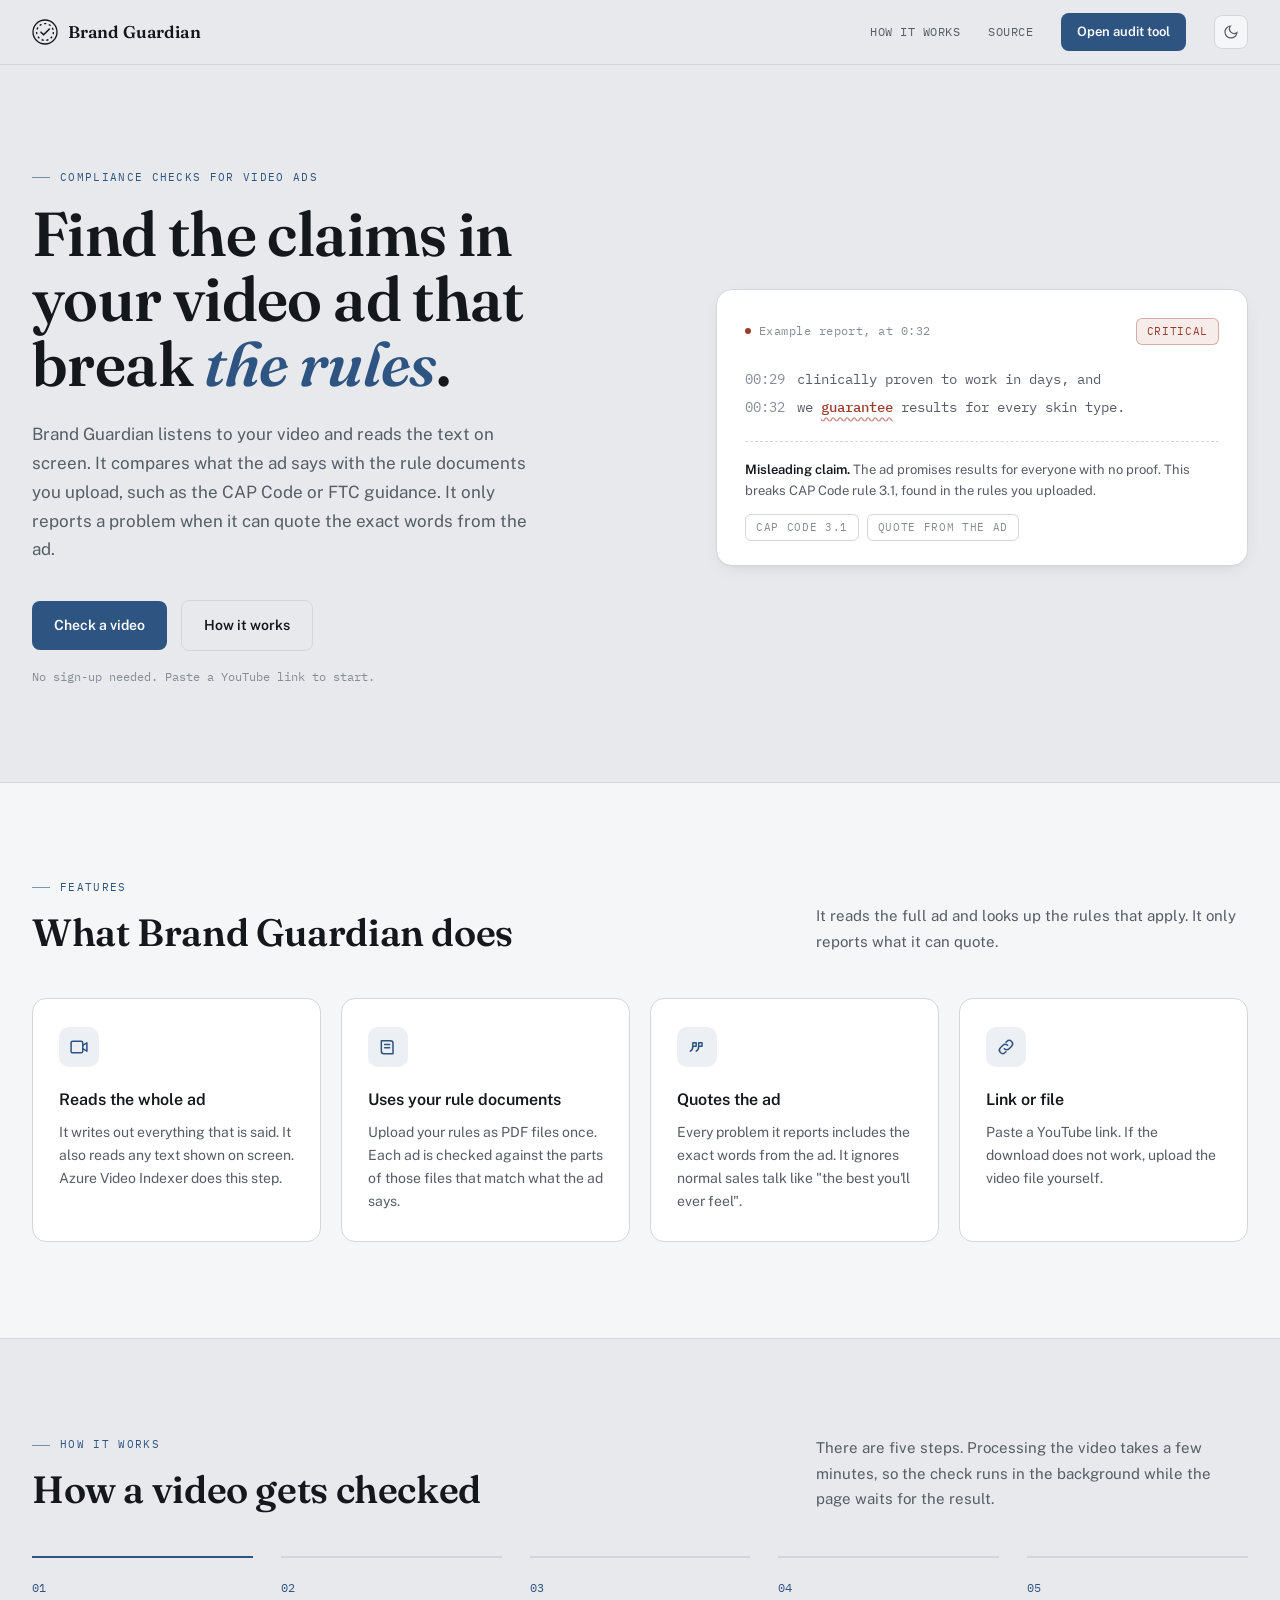
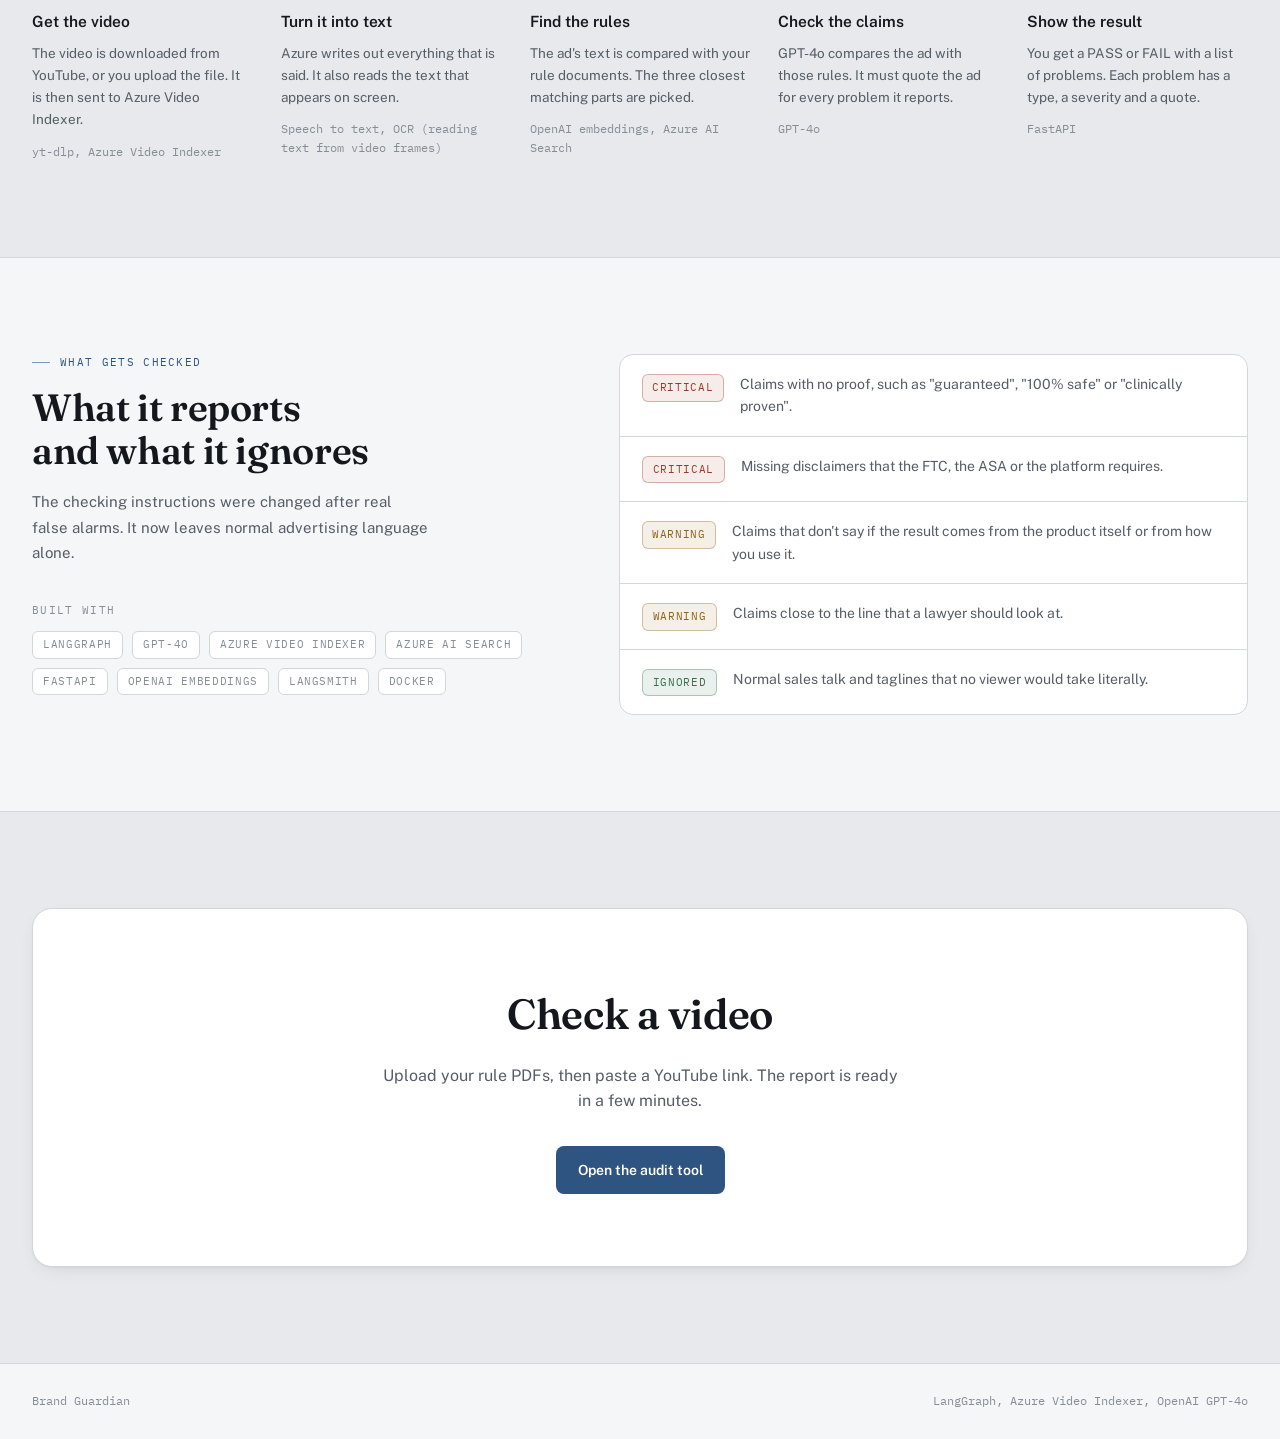
<file: web/index.html>
<!DOCTYPE html>
<html lang="en">
<head>
<meta charset="UTF-8">
<meta name="viewport" content="width=device-width, initial-scale=1.0">
<title>Brand Guardian | Compliance checks for video ads</title>
<meta name="description" content="Brand Guardian checks video ads against your compliance rules. Each problem it reports comes with the exact quote from the ad and the rule it breaks.">
<link rel="preconnect" href="https://fonts.googleapis.com">
<link rel="preconnect" href="https://fonts.gstatic.com" crossorigin>
<link href="https://fonts.googleapis.com/css2?family=Fraunces:opsz,wght@9..144,500;9..144,600&family=Public+Sans:wght@400;500;600&family=IBM+Plex+Mono:wght@400;500&display=swap" rel="stylesheet">
<link rel="stylesheet" href="theme.css?v=2">
<style>
  /* ── Hero ── */
  .hero-band { padding: 104px 0 96px; }

  .hero {
    display: grid;
    grid-template-columns: 1.15fr 1fr;
    gap: 72px;
    align-items: center;
  }

  .hero h1 {
    font-size: clamp(38px, 5vw, 62px);
    line-height: 1.05;
  }

  .hero h1 em {
    font-style: italic;
    color: var(--accent);
  }

  .hero-sub {
    margin-top: 24px;
    font-size: 17px;
    color: var(--text-muted);
    max-width: 50ch;
    line-height: 1.7;
  }

  .hero-actions {
    margin-top: 36px;
    display: flex;
    align-items: center;
    gap: 14px;
    flex-wrap: wrap;
  }

  .hero-fine {
    margin-top: 16px;
    font-family: var(--font-mono);
    font-size: 12px;
    color: var(--text-faint);
  }

  /* ── Example report card ── */
  .evidence {
    background: var(--surface-2);
    border: 1px solid var(--border);
    border-radius: 16px;
    box-shadow: var(--shadow);
    padding: 28px 28px 24px;
  }

  .evidence-head {
    display: flex;
    align-items: center;
    justify-content: space-between;
    margin-bottom: 20px;
  }

  .evidence-src {
    font-family: var(--font-mono);
    font-size: 11.5px;
    letter-spacing: 0.04em;
    color: var(--text-faint);
    display: flex;
    align-items: center;
    gap: 8px;
  }

  .evidence-dot {
    width: 6px; height: 6px; border-radius: 50%;
    background: var(--critical);
  }

  .evidence-transcript {
    font-family: var(--font-mono);
    font-size: 14px;
    line-height: 2;
    color: var(--text-muted);
  }

  .evidence-transcript .ts {
    color: var(--text-faint);
    margin-right: 4px;
  }

  .evidence-transcript mark {
    background: none;
    color: var(--critical);
    text-decoration: underline wavy color-mix(in srgb, var(--critical) 55%, transparent);
    text-underline-offset: 4px;
    font-weight: 500;
  }

  .evidence-citation {
    margin-top: 20px;
    padding-top: 18px;
    border-top: 1px dashed var(--border);
    display: flex;
    flex-direction: column;
    gap: 12px;
  }

  .evidence-rule {
    font-size: 13px;
    color: var(--text-muted);
    line-height: 1.6;
  }

  .evidence-rule b { color: var(--text); font-weight: 600; }

  .evidence-tags { display: flex; gap: 8px; flex-wrap: wrap; }

  /* ── Features ── */
  .features {
    display: grid;
    grid-template-columns: repeat(4, 1fr);
    gap: 20px;
  }

  .feature {
    background: var(--surface-2);
    border: 1px solid var(--border);
    border-radius: 14px;
    padding: 28px 26px;
    transition: border-color 0.15s ease, transform 0.15s ease;
  }

  .feature:hover { border-color: color-mix(in srgb, var(--accent) 45%, var(--border)); transform: translateY(-2px); }

  .feature-icon {
    width: 40px; height: 40px;
    display: grid;
    place-items: center;
    border-radius: 10px;
    background: var(--accent-soft);
    color: var(--accent);
    margin-bottom: 20px;
  }

  .feature-icon svg { width: 20px; height: 20px; }

  .feature-title {
    font-size: 16px;
    font-weight: 600;
    color: var(--text);
    margin-bottom: 8px;
  }

  .feature-desc {
    font-size: 14px;
    color: var(--text-muted);
    line-height: 1.65;
  }

  /* ── Pipeline (real sequence) ── */
  .pipeline {
    display: grid;
    grid-template-columns: repeat(5, 1fr);
    gap: 28px;
  }

  .stage {
    border-top: 2px solid var(--border);
    padding-top: 20px;
  }

  .stage:first-child { border-top-color: var(--accent); }

  .stage-num {
    font-family: var(--font-mono);
    font-size: 12px;
    color: var(--accent);
    margin-bottom: 12px;
  }

  .stage-title {
    font-size: 15.5px;
    font-weight: 600;
    color: var(--text);
    margin-bottom: 8px;
  }

  .stage-desc {
    font-size: 13.5px;
    color: var(--text-muted);
    line-height: 1.65;
  }

  .stage-tech {
    margin-top: 12px;
    font-family: var(--font-mono);
    font-size: 11.5px;
    color: var(--text-faint);
  }

  /* ── Categories ── */
  .checks {
    display: grid;
    grid-template-columns: 0.9fr 1.1fr;
    gap: 72px;
    align-items: start;
  }

  .checks h2 { font-size: clamp(26px, 3vw, 38px); line-height: 1.15; }
  .checks-intro p { margin-top: 16px; font-size: 15px; color: var(--text-muted); line-height: 1.7; max-width: 44ch; }

  .stack-label {
    margin-top: 36px;
    margin-bottom: 12px;
    font-family: var(--font-mono);
    font-size: 11px;
    letter-spacing: 0.12em;
    text-transform: uppercase;
    color: var(--text-faint);
  }

  .stack { display: flex; flex-wrap: wrap; gap: 9px; }

  .cat-list {
    background: var(--surface-2);
    border: 1px solid var(--border);
    border-radius: 14px;
    overflow: hidden;
  }

  .cat-item {
    display: flex;
    align-items: flex-start;
    gap: 16px;
    padding: 18px 22px;
    border-bottom: 1px solid var(--border);
    font-size: 14px;
    line-height: 1.6;
    color: var(--text-muted);
  }
  .cat-item:last-child { border-bottom: none; }
  .cat-item .chip { min-width: 74px; justify-content: center; margin-top: 1px; }

  /* ── CTA ── */
  .cta {
    text-align: center;
    background: var(--surface-2);
    border: 1px solid var(--border);
    border-radius: 20px;
    box-shadow: var(--shadow);
    padding: 72px 32px;
  }

  .cta h2 { font-size: clamp(28px, 3.4vw, 42px); }
  .cta p { margin: 14px auto 32px; font-size: 16px; color: var(--text-muted); max-width: 52ch; }

  @media (max-width: 1020px) {
    .features { grid-template-columns: repeat(2, 1fr); }
    .pipeline { grid-template-columns: repeat(3, 1fr); row-gap: 40px; }
  }

  @media (max-width: 860px) {
    .hero, .checks { grid-template-columns: 1fr; gap: 48px; }
    .hero-band { padding: 64px 0; }
  }

  @media (max-width: 640px) {
    .features { grid-template-columns: 1fr; }
    .pipeline { grid-template-columns: 1fr; }
    .cta { padding: 48px 20px; }
  }
</style>
</head>
<body>

<header class="site-header">
  <div class="shell topbar">
    <a class="brand" href="index.html">
      <svg width="26" height="26" viewBox="0 0 26 26" fill="none">
        <circle cx="13" cy="13" r="12" stroke="currentColor" stroke-width="1.3"/>
        <circle cx="13" cy="13" r="8.4" stroke="currentColor" stroke-width="1.3" stroke-dasharray="2.2 2.6"/>
        <path d="M9 13.2l2.6 2.6L17.4 10" stroke="currentColor" stroke-width="1.6" stroke-linecap="round" stroke-linejoin="round"/>
      </svg>
      <span class="brand-word">Brand Guardian</span>
    </a>
    <nav class="topnav">
      <a href="#how-it-works">How it works</a>
      <a class="nav-secondary" href="https://github.com/ShibjiRout/Brand-Guardian-AI" rel="noopener">Source</a>
      <a class="btn btn-primary btn-sm nav-cta" href="app.html">Open audit tool</a>
      <button class="theme-toggle" id="themeToggle" aria-label="Toggle color theme">
        <svg class="moon" viewBox="0 0 24 24" fill="none" stroke="currentColor" stroke-width="1.8"><path d="M21 12.8A9 9 0 1111.2 3a7 7 0 009.8 9.8z"/></svg>
        <svg class="sun" viewBox="0 0 24 24" fill="none" stroke="currentColor" stroke-width="1.8"><circle cx="12" cy="12" r="4.2"/><path d="M12 2.5v2.4M12 19v2.4M4.9 4.9l1.7 1.7M17.3 17.3l1.7 1.7M2.5 12h2.4M19 12h2.4M4.9 19l1.7-1.7M17.3 6.7l1.7-1.7"/></svg>
      </button>
    </nav>
  </div>
</header>

<main>

  <!-- HERO -->
  <section class="hero-band">
    <div class="shell">
      <div class="hero enter">
        <div>
          <div class="eyebrow">Compliance checks for video ads</div>
          <h1>Find the claims in your video ad that break <em>the rules</em>.</h1>
          <p class="hero-sub">
            Brand Guardian listens to your video and reads the text on screen.
            It compares what the ad says with the rule documents you upload,
            such as the CAP Code or FTC guidance. It only reports a problem
            when it can quote the exact words from the ad.
          </p>
          <div class="hero-actions">
            <a class="btn btn-primary" href="app.html">Check a video</a>
            <a class="btn btn-ghost" href="#how-it-works">How it works</a>
          </div>
          <p class="hero-fine">No sign-up needed. Paste a YouTube link to start.</p>
        </div>

        <div class="evidence">
          <div class="evidence-head">
            <div class="evidence-src"><span class="evidence-dot"></span> Example report, at 0:32</div>
            <span class="chip chip-critical">Critical</span>
          </div>
          <div class="evidence-transcript">
            <span class="ts">00:29</span> clinically proven to work in days, and<br>
            <span class="ts">00:32</span> we <mark>guarantee</mark> results for every skin type.
          </div>
          <div class="evidence-citation">
            <div class="evidence-rule"><b>Misleading claim.</b> The ad promises results for everyone with no proof. This breaks CAP Code rule 3.1, found in the rules you uploaded.</div>
            <div class="evidence-tags">
              <span class="chip chip-muted">CAP Code 3.1</span>
              <span class="chip chip-muted">Quote from the ad</span>
            </div>
          </div>
        </div>
      </div>
    </div>
  </section>

  <!-- FEATURES -->
  <section class="band alt">
    <div class="shell">
      <div class="band-head">
        <div>
          <div class="eyebrow">Features</div>
          <h2>What Brand Guardian does</h2>
        </div>
        <p>It reads the full ad and looks up the rules that apply. It only reports what it can quote.</p>
      </div>
      <div class="features">
        <div class="feature">
          <div class="feature-icon"><svg viewBox="0 0 24 24" fill="none" stroke="currentColor" stroke-width="1.8" stroke-linecap="round" stroke-linejoin="round"><rect x="2.5" y="5" width="14" height="14" rx="2"/><path d="M16.5 10l5-3v10l-5-3"/></svg></div>
          <div class="feature-title">Reads the whole ad</div>
          <div class="feature-desc">It writes out everything that is said. It also reads any text shown on screen. Azure Video Indexer does this step.</div>
        </div>
        <div class="feature">
          <div class="feature-icon"><svg viewBox="0 0 24 24" fill="none" stroke="currentColor" stroke-width="1.8" stroke-linecap="round" stroke-linejoin="round"><path d="M4 4.5h11a3 3 0 013 3V20H7a3 3 0 01-3-3z"/><path d="M8 9h6M8 13h6"/></svg></div>
          <div class="feature-title">Uses your rule documents</div>
          <div class="feature-desc">Upload your rules as PDF files once. Each ad is checked against the parts of those files that match what the ad says.</div>
        </div>
        <div class="feature">
          <div class="feature-icon"><svg viewBox="0 0 24 24" fill="none" stroke="currentColor" stroke-width="1.8" stroke-linecap="round" stroke-linejoin="round"><path d="M7 7h4v4H7zM7 11c0 3-1 5-3 6M14 7h4v4h-4zM14 11c0 3-1 5-3 6"/></svg></div>
          <div class="feature-title">Quotes the ad</div>
          <div class="feature-desc">Every problem it reports includes the exact words from the ad. It ignores normal sales talk like "the best you'll ever feel".</div>
        </div>
        <div class="feature">
          <div class="feature-icon"><svg viewBox="0 0 24 24" fill="none" stroke="currentColor" stroke-width="1.8" stroke-linecap="round" stroke-linejoin="round"><path d="M10 14a4 4 0 005.7 0l3-3a4 4 0 00-5.7-5.7l-1 1"/><path d="M14 10a4 4 0 00-5.7 0l-3 3a4 4 0 005.7 5.7l1-1"/></svg></div>
          <div class="feature-title">Link or file</div>
          <div class="feature-desc">Paste a YouTube link. If the download does not work, upload the video file yourself.</div>
        </div>
      </div>
    </div>
  </section>

  <!-- PIPELINE -->
  <section class="band" id="how-it-works">
    <div class="shell">
      <div class="band-head">
        <div>
          <div class="eyebrow">How it works</div>
          <h2>How a video gets checked</h2>
        </div>
        <p>There are five steps. Processing the video takes a few minutes, so the check runs in the background while the page waits for the result.</p>
      </div>
      <div class="pipeline">
        <div class="stage">
          <div class="stage-num">01</div>
          <div class="stage-title">Get the video</div>
          <div class="stage-desc">The video is downloaded from YouTube, or you upload the file. It is then sent to Azure Video Indexer.</div>
          <div class="stage-tech">yt-dlp, Azure Video Indexer</div>
        </div>
        <div class="stage">
          <div class="stage-num">02</div>
          <div class="stage-title">Turn it into text</div>
          <div class="stage-desc">Azure writes out everything that is said. It also reads the text that appears on screen.</div>
          <div class="stage-tech">Speech to text, OCR (reading text from video frames)</div>
        </div>
        <div class="stage">
          <div class="stage-num">03</div>
          <div class="stage-title">Find the rules</div>
          <div class="stage-desc">The ad's text is compared with your rule documents. The three closest matching parts are picked.</div>
          <div class="stage-tech">OpenAI embeddings, Azure AI Search</div>
        </div>
        <div class="stage">
          <div class="stage-num">04</div>
          <div class="stage-title">Check the claims</div>
          <div class="stage-desc">GPT-4o compares the ad with those rules. It must quote the ad for every problem it reports.</div>
          <div class="stage-tech">GPT-4o</div>
        </div>
        <div class="stage">
          <div class="stage-num">05</div>
          <div class="stage-title">Show the result</div>
          <div class="stage-desc">You get a PASS or FAIL with a list of problems. Each problem has a type, a severity and a quote.</div>
          <div class="stage-tech">FastAPI</div>
        </div>
      </div>
    </div>
  </section>

  <!-- CATEGORIES -->
  <section class="band alt">
    <div class="shell checks">
      <div class="checks-intro">
        <div class="eyebrow">What gets checked</div>
        <h2>What it reports and what it ignores</h2>
        <p>The checking instructions were changed after real false alarms. It now leaves normal advertising language alone.</p>
        <div class="stack-label">Built with</div>
        <div class="stack">
          <span class="chip chip-muted">LangGraph</span>
          <span class="chip chip-muted">GPT-4o</span>
          <span class="chip chip-muted">Azure Video Indexer</span>
          <span class="chip chip-muted">Azure AI Search</span>
          <span class="chip chip-muted">FastAPI</span>
          <span class="chip chip-muted">OpenAI Embeddings</span>
          <span class="chip chip-muted">LangSmith</span>
          <span class="chip chip-muted">Docker</span>
        </div>
      </div>
      <div class="cat-list">
        <div class="cat-item"><span class="chip chip-critical">Critical</span> Claims with no proof, such as "guaranteed", "100% safe" or "clinically proven".</div>
        <div class="cat-item"><span class="chip chip-critical">Critical</span> Missing disclaimers that the FTC, the ASA or the platform requires.</div>
        <div class="cat-item"><span class="chip chip-warning">Warning</span> Claims that don't say if the result comes from the product itself or from how you use it.</div>
        <div class="cat-item"><span class="chip chip-warning">Warning</span> Claims close to the line that a lawyer should look at.</div>
        <div class="cat-item"><span class="chip chip-pass">Ignored</span> Normal sales talk and taglines that no viewer would take literally.</div>
      </div>
    </div>
  </section>

  <!-- CTA -->
  <section class="band">
    <div class="shell">
      <div class="cta">
        <h2>Check a video</h2>
        <p>Upload your rule PDFs, then paste a YouTube link. The report is ready in a few minutes.</p>
        <a class="btn btn-primary" href="app.html">Open the audit tool</a>
      </div>
    </div>
  </section>

</main>

<footer class="site">
  <div class="shell">
    <span>Brand Guardian</span>
    <span>LangGraph, Azure Video Indexer, OpenAI GPT-4o</span>
  </div>
</footer>

<script src="theme.js"></script>
</body>
</html>
</file>
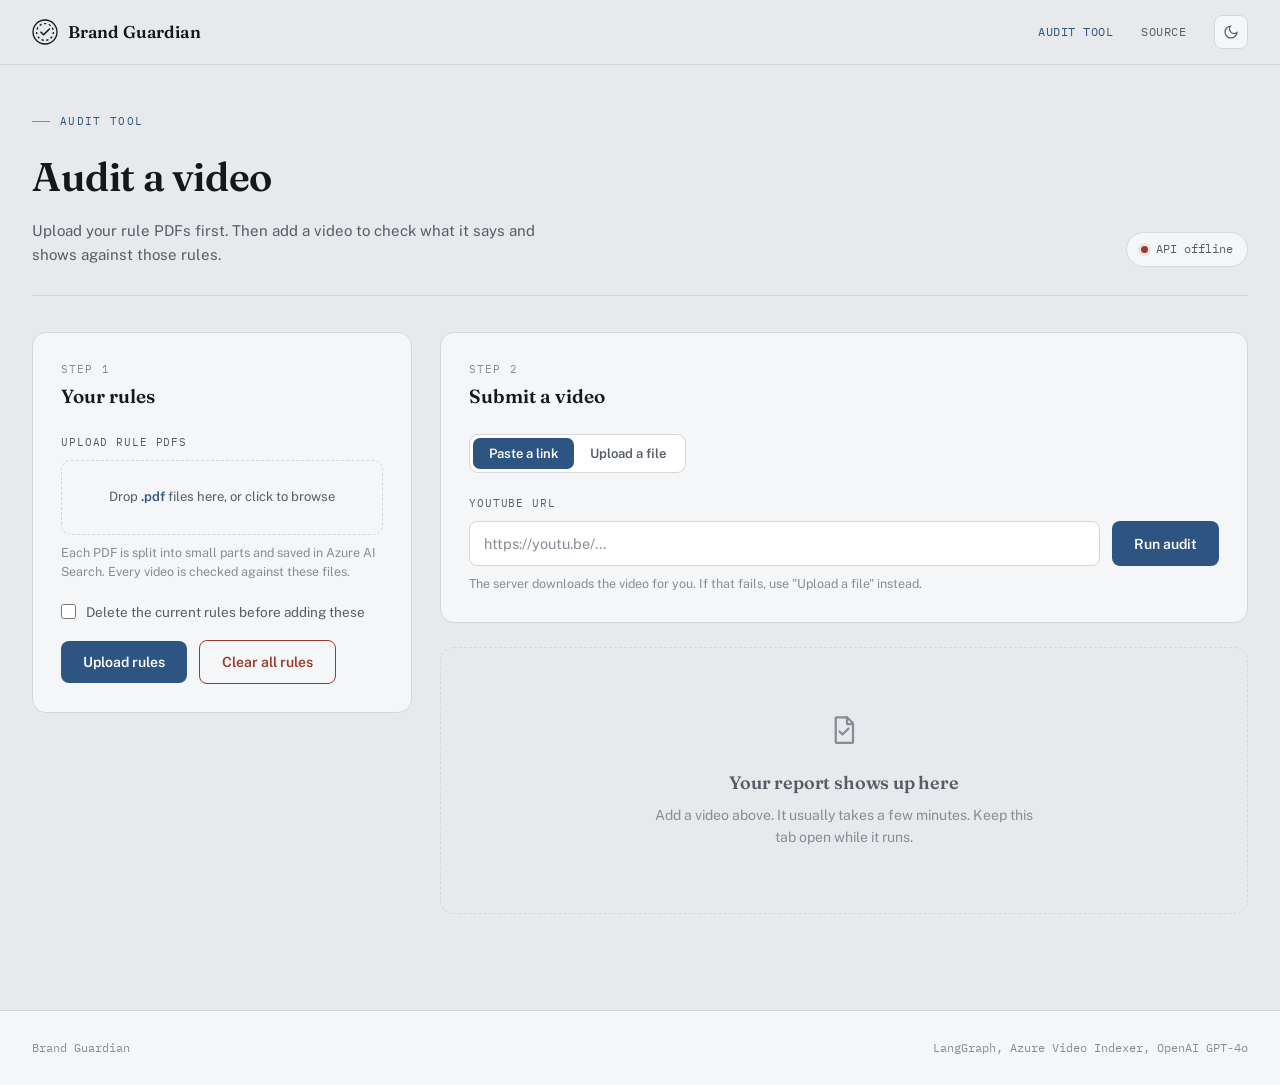
<file: web/app.html>
<!DOCTYPE html>
<html lang="en">
<head>
<meta charset="UTF-8">
<meta name="viewport" content="width=device-width, initial-scale=1.0">
<title>Audit tool | Brand Guardian</title>
<link rel="preconnect" href="https://fonts.googleapis.com">
<link rel="preconnect" href="https://fonts.gstatic.com" crossorigin>
<link href="https://fonts.googleapis.com/css2?family=Fraunces:opsz,wght@9..144,500;9..144,600&family=Public+Sans:wght@400;500;600&family=IBM+Plex+Mono:wght@400;500&display=swap" rel="stylesheet">
<link rel="stylesheet" href="theme.css?v=2">
<style>
  main.shell { padding-top: 48px; padding-bottom: 96px; }

  .page-head {
    display: flex;
    align-items: flex-end;
    justify-content: space-between;
    gap: 24px;
    margin-bottom: 36px;
    padding-bottom: 28px;
    border-bottom: 1px solid var(--border);
  }
  .page-head h1 { font-size: clamp(28px, 3.4vw, 40px); }
  .page-head p { margin-top: 10px; font-size: 15px; color: var(--text-muted); max-width: 60ch; }

  .api-pill {
    font-family: var(--font-mono);
    font-size: 11.5px;
    color: var(--text-muted);
    background: var(--surface);
    border: 1px solid var(--border);
    border-radius: 999px;
    padding: 7px 14px;
    display: inline-flex;
    align-items: center;
    gap: 8px;
    white-space: nowrap;
  }
  .api-pill .dot { width: 7px; height: 7px; border-radius: 50%; background: var(--text-faint); }
  .api-pill.up .dot { background: var(--pass); box-shadow: 0 0 0 3px var(--pass-soft); }
  .api-pill.down .dot { background: var(--critical); box-shadow: 0 0 0 3px var(--critical-soft); }

  /* Workspace: rulebook sidebar + audit column */
  .workspace {
    display: grid;
    grid-template-columns: 380px minmax(0, 1fr);
    gap: 28px;
    align-items: start;
  }

  .sidebar { position: sticky; top: calc(var(--header-h) + 24px); }

  .panel {
    background: var(--surface);
    border: 1px solid var(--border);
    border-radius: 14px;
    padding: 28px;
    margin-bottom: 24px;
  }
  .sidebar .panel { margin-bottom: 0; }

  .empty-state {
    text-align: center;
    padding: 64px 32px;
    border: 1.5px dashed var(--border);
    border-radius: 14px;
    color: var(--text-faint);
  }
  .empty-state svg { width: 36px; height: 36px; margin-bottom: 14px; color: var(--text-faint); }
  .empty-state h3 { font-size: 18px; margin-bottom: 6px; color: var(--text-muted); }
  .empty-state p { font-size: 14px; max-width: 42ch; margin: 0 auto; }
  .status-bar.show ~ .empty-state,
  .error-box.show ~ .empty-state,
  #results.show ~ .empty-state { display: none; }

  @media (max-width: 960px) {
    .workspace { grid-template-columns: 1fr; }
    .sidebar { position: static; }
  }

  @media (max-width: 640px) {
    .page-head { flex-direction: column; align-items: flex-start; }
    main.shell { padding-top: 32px; }
    .panel { padding: 20px; }
  }

  .panel-head {
    display: flex;
    align-items: center;
    justify-content: space-between;
    gap: 12px;
    margin-bottom: 22px;
  }

  .panel-eyebrow {
    font-family: var(--font-mono);
    font-size: 11px;
    letter-spacing: 0.1em;
    text-transform: uppercase;
    color: var(--text-faint);
  }

  .panel-title {
    font-family: var(--font-display);
    font-size: 19px;
    font-weight: 600;
    margin-top: 3px;
  }

  /* Mode toggle */
  .mode-toggle {
    display: inline-flex;
    background: var(--surface-2);
    border: 1px solid var(--border);
    border-radius: 9px;
    padding: 3px;
    margin-bottom: 22px;
  }

  .mode-btn {
    font-family: var(--font-body);
    font-size: 13px;
    font-weight: 600;
    padding: 8px 16px;
    border-radius: 7px;
    cursor: pointer;
    background: transparent;
    color: var(--text-muted);
    border: none;
    transition: all 0.15s ease;
  }

  .mode-btn.active { background: var(--accent); color: #fff; }
  .mode-btn:hover:not(.active) { color: var(--text); }

  .input-row { display: flex; gap: 12px; }
  .input-row input { flex: 1; }

  /* Status */
  .status-bar {
    display: none;
    align-items: center;
    gap: 13px;
    padding: 15px 18px;
    background: var(--accent-soft);
    border: 1px solid color-mix(in srgb, var(--accent) 30%, transparent);
    border-radius: 10px;
    font-size: 13.5px;
    color: var(--accent);
    margin-bottom: 24px;
  }
  .status-bar.show { display: flex; animation: fadeUp 0.3s ease both; }

  .spinner {
    width: 15px; height: 15px;
    border: 2px solid color-mix(in srgb, var(--accent) 30%, transparent);
    border-top-color: var(--accent);
    border-radius: 50%;
    animation: spin 0.8s linear infinite;
    flex-shrink: 0;
  }
  @keyframes spin { to { transform: rotate(360deg); } }

  .error-box {
    display: none;
    background: var(--critical-soft);
    border: 1px solid color-mix(in srgb, var(--critical) 35%, transparent);
    border-radius: 10px;
    padding: 16px 18px;
    margin-bottom: 24px;
    font-size: 13.5px;
    color: var(--critical);
  }
  .error-box.show { display: block; animation: fadeUp 0.3s ease both; }

  /* Results */
  #results { display: none; }
  #results.show { display: block; animation: fadeUp 0.4s ease both; }

  .result-head {
    display: flex;
    align-items: center;
    justify-content: space-between;
    gap: 16px;
    margin-bottom: 22px;
    padding-bottom: 18px;
    border-bottom: 1px solid var(--border);
  }

  .violation { background: var(--surface-2); }

  .result-title { font-family: var(--font-display); font-size: 21px; font-weight: 600; }

  .status-badge {
    font-family: var(--font-mono);
    font-size: 12px;
    letter-spacing: 0.08em;
    padding: 7px 18px;
    border-radius: 8px;
    font-weight: 500;
  }
  .status-badge.fail { background: var(--critical-soft); border: 1px solid color-mix(in srgb, var(--critical) 35%, transparent); color: var(--critical); }
  .status-badge.pass { background: var(--pass-soft); border: 1px solid color-mix(in srgb, var(--pass) 35%, transparent); color: var(--pass); }

  .meta-row {
    display: grid;
    grid-template-columns: repeat(4, 1fr);
    gap: 20px;
    margin-bottom: 28px;
    padding: 18px 20px;
    background: var(--surface-2);
    border: 1px solid var(--border);
    border-radius: 10px;
  }

  .meta-item .key {
    font-family: var(--font-mono);
    font-size: 10.5px;
    letter-spacing: 0.08em;
    text-transform: uppercase;
    color: var(--text-faint);
    margin-bottom: 5px;
  }
  .meta-item .val { font-family: var(--font-mono); font-size: 13px; color: var(--text); }

  .violation {
    border: 1px solid var(--border);
    border-radius: 10px;
    padding: 18px 20px;
    margin-bottom: 10px;
    border-left-width: 3px;
  }
  .violation.critical { border-left-color: var(--critical); }
  .violation.warning { border-left-color: var(--warning); }

  .violation-top { display: flex; align-items: center; gap: 12px; margin-bottom: 9px; }
  .violation-category { font-family: var(--font-mono); font-size: 12.5px; font-weight: 500; color: var(--text); }
  .violation-desc { font-size: 13.5px; color: var(--text-muted); line-height: 1.65; }

  .summary-box {
    background: var(--surface-2);
    border: 1px solid var(--border);
    border-radius: 10px;
    padding: 20px 22px;
    margin-top: 24px;
  }
  .summary-box p { font-size: 13.5px; color: var(--text-muted); line-height: 1.75; }

  .no-violations {
    text-align: center;
    padding: 36px;
    border: 1px dashed var(--border);
    border-radius: 10px;
    margin-bottom: 12px;
  }
  .no-violations .check { color: var(--pass); font-size: 26px; margin-bottom: 8px; }
  .no-violations p { font-family: var(--font-mono); font-size: 12px; color: var(--pass); letter-spacing: 0.06em; }

  /* Rules status */
  .rules-status {
    display: none;
    font-size: 13px;
    padding: 12px 16px;
    margin-top: 16px;
    border-radius: 8px;
    border: 1px solid var(--border);
  }
  .rules-status.show { display: block; animation: fadeUp 0.2s ease both; }
  .rules-status.ok   { color: var(--pass); border-color: color-mix(in srgb, var(--pass) 35%, transparent); background: var(--pass-soft); }
  .rules-status.err  { color: var(--critical); border-color: color-mix(in srgb, var(--critical) 35%, transparent); background: var(--critical-soft); }
  .rules-status.loading { color: var(--accent); border-color: color-mix(in srgb, var(--accent) 30%, transparent); background: var(--accent-soft); }

  .rules-actions { display: flex; gap: 12px; align-items: center; flex-wrap: wrap; margin-top: 18px; }

  @media (max-width: 640px) {
    .meta-row { grid-template-columns: repeat(2, 1fr); }
    .input-row { flex-direction: column; }
  }
</style>
</head>
<body>

<header class="site-header">
  <div class="shell topbar">
    <a class="brand" href="index.html">
      <svg width="26" height="26" viewBox="0 0 26 26" fill="none">
        <circle cx="13" cy="13" r="12" stroke="currentColor" stroke-width="1.3"/>
        <circle cx="13" cy="13" r="8.4" stroke="currentColor" stroke-width="1.3" stroke-dasharray="2.2 2.6"/>
        <path d="M9 13.2l2.6 2.6L17.4 10" stroke="currentColor" stroke-width="1.6" stroke-linecap="round" stroke-linejoin="round"/>
      </svg>
      <span class="brand-word">Brand Guardian</span>
    </a>
    <nav class="topnav">
      <a href="app.html" class="current">Audit tool</a>
      <a class="nav-secondary" href="https://github.com/ShibjiRout/Brand-Guardian-AI" rel="noopener">Source</a>
      <button class="theme-toggle" id="themeToggle" aria-label="Toggle color theme">
        <svg class="moon" viewBox="0 0 24 24" fill="none" stroke="currentColor" stroke-width="1.8"><path d="M21 12.8A9 9 0 1111.2 3a7 7 0 009.8 9.8z"/></svg>
        <svg class="sun" viewBox="0 0 24 24" fill="none" stroke="currentColor" stroke-width="1.8"><circle cx="12" cy="12" r="4.2"/><path d="M12 2.5v2.4M12 19v2.4M4.9 4.9l1.7 1.7M17.3 17.3l1.7 1.7M2.5 12h2.4M19 12h2.4M4.9 19l1.7-1.7M17.3 6.7l1.7-1.7"/></svg>
      </button>
    </nav>
  </div>
</header>

<main class="shell">

  <div class="page-head enter">
    <div>
      <div class="eyebrow">Audit tool</div>
      <h1>Audit a video</h1>
      <p>Upload your rule PDFs first. Then add a video to check what it says and shows against those rules.</p>
    </div>
    <span class="api-pill" id="apiPill"><span class="dot"></span><span id="apiPillText">Checking API…</span></span>
  </div>

  <div class="workspace">

  <!-- STEP 1: RULES -->
  <aside class="sidebar">
  <div class="panel enter">
    <div class="panel-head">
      <div>
        <div class="panel-eyebrow">Step 1</div>
        <div class="panel-title">Your rules</div>
      </div>
    </div>

    <div class="field">
      <label>Upload rule PDFs</label>
      <div class="file-drop" id="rulesDrop">
        <input type="file" id="rulesFiles" accept=".pdf" multiple onchange="onRulesChange(this)" />
        <div class="file-drop-text">Drop <b>.pdf</b> files here, or click to browse</div>
        <div class="file-name" id="rulesNames"></div>
      </div>
      <p class="hint">Each PDF is split into small parts and saved in Azure AI Search. Every video is checked against these files.</p>
    </div>

    <label class="checkbox-row">
      <input type="checkbox" id="clearFirst" />
      Delete the current rules before adding these
    </label>

    <div class="rules-actions">
      <button class="btn btn-primary" onclick="uploadRules()">Upload rules</button>
      <button class="btn btn-danger" onclick="clearRules()">Clear all rules</button>
    </div>

    <div class="rules-status" id="rulesStatus"></div>
  </div>
  </aside>

  <!-- STEP 2: AUDIT -->
  <section>
  <div class="panel enter">
    <div class="panel-head">
      <div>
        <div class="panel-eyebrow">Step 2</div>
        <div class="panel-title">Submit a video</div>
      </div>
    </div>

    <div class="mode-toggle">
      <button class="mode-btn active" onclick="setMode(1)">Paste a link</button>
      <button class="mode-btn" onclick="setMode(2)">Upload a file</button>
    </div>

    <!-- OPTION 1 -->
    <div id="panel1">
      <div class="field">
        <label>YouTube URL</label>
        <div class="input-row">
          <input type="url" id="urlOpt1" placeholder="https://youtu.be/..." />
          <button class="btn btn-primary" onclick="runAudit()">Run audit</button>
        </div>
        <p class="hint">The server downloads the video for you. If that fails, use "Upload a file" instead.</p>
      </div>
    </div>

    <!-- OPTION 2 -->
    <div id="panel2" style="display:none;">
      <div class="field">
        <label>YouTube URL <span style="text-transform:none; font-weight:400;">(only used to get the video's details)</span></label>
        <input type="url" id="urlOpt2" placeholder="https://youtu.be/..." />
      </div>
      <div class="field">
        <label>Video title</label>
        <input type="text" id="videoTitle" placeholder="Title of the video" />
      </div>
      <div class="field">
        <label>Video description</label>
        <input type="text" id="videoDescription" placeholder="Description of the video" />
      </div>
      <div class="field">
        <label>Video file</label>
        <div class="file-drop" id="fileDrop">
          <input type="file" id="videoFile" accept="video/*" onchange="onFileChange(this)" />
          <div class="file-drop-text">Drop your <b>.mp4 / .mov / .avi</b> here, or click to browse</div>
          <div class="file-name" id="fileName"></div>
        </div>
        <p class="hint">The file goes straight to the server, so nothing is downloaded from YouTube.</p>
      </div>
      <button class="btn btn-primary" onclick="runAudit()">Run audit</button>
    </div>
  </div>

  <div class="status-bar" id="statusBar">
    <div class="spinner"></div>
    <span id="statusText">Starting...</span>
  </div>

  <div class="error-box" id="errorBox"></div>

  <div id="results" class="panel">
    <div class="result-head">
      <div class="result-title">Audit report</div>
      <div class="status-badge" id="statusBadge">—</div>
    </div>

    <div class="meta-row">
      <div class="meta-item">
        <div class="key">Session</div>
        <div class="val" id="metaSession">—</div>
      </div>
      <div class="meta-item">
        <div class="key">Video ID</div>
        <div class="val" id="metaVideo">—</div>
      </div>
      <div class="meta-item">
        <div class="key">Mode</div>
        <div class="val" id="metaMode">—</div>
      </div>
      <div class="meta-item">
        <div class="key">Violations</div>
        <div class="val" id="metaCount">—</div>
      </div>
    </div>

    <div class="section-head">Violations</div>
    <div id="violationsList"></div>

    <div class="summary-box">
      <div class="section-head" style="margin-bottom:10px;">Summary</div>
      <p id="summaryText"></p>
    </div>
  </div>

  <div class="empty-state">
    <svg viewBox="0 0 24 24" fill="none" stroke="currentColor" stroke-width="1.5" stroke-linecap="round" stroke-linejoin="round"><path d="M7 3.5h7l4 4V20a.5.5 0 01-.5.5h-10.5a.5.5 0 01-.5-.5V4a.5.5 0 01.5-.5z"/><path d="M14 3.5V8h4M9 13l2 2 4-4"/></svg>
    <h3>Your report shows up here</h3>
    <p>Add a video above. It usually takes a few minutes. Keep this tab open while it runs.</p>
  </div>
  </section>

  </div>

</main>

<footer class="site">
  <div class="shell">
    <span>Brand Guardian</span>
    <span>LangGraph, Azure Video Indexer, OpenAI GPT-4o</span>
  </div>
</footer>

<script src="theme.js"></script>
<script>
  const API_BASE = (location.hostname === 'localhost' || location.hostname === '127.0.0.1')
    ? 'http://localhost:8000' : 'https://api.brandgurdian.lol';
  let currentMode = 1;

  (async function checkApi() {
    const pill = document.getElementById('apiPill');
    const text = document.getElementById('apiPillText');
    try {
      const res = await fetch(`${API_BASE}/docs`, { method: 'GET' });
      pill.classList.add(res.ok ? 'up' : 'down');
      text.textContent = res.ok ? 'API online' : 'API error';
    } catch (e) {
      pill.classList.add('down');
      text.textContent = 'API offline';
    }
  })();

  function setMode(m) {
    currentMode = m;
    document.querySelectorAll('.mode-btn').forEach((b, i) => b.classList.toggle('active', i + 1 === m));
    document.getElementById('panel1').style.display = m === 1 ? 'block' : 'none';
    document.getElementById('panel2').style.display = m === 2 ? 'block' : 'none';
    reset();
  }

  function onFileChange(input) {
    const el = document.getElementById('fileName');
    if (input.files.length) { el.textContent = '✓ ' + input.files[0].name; el.style.display = 'block'; }
    else { el.style.display = 'none'; }
  }

  const drop = document.getElementById('fileDrop');
  drop.addEventListener('dragover', () => drop.classList.add('drag-over'));
  drop.addEventListener('dragleave', () => drop.classList.remove('drag-over'));
  drop.addEventListener('drop', () => drop.classList.remove('drag-over'));

  function setStatus(msg) { document.getElementById('statusText').textContent = msg; }

  const STEPS_OPT1 = [
    'Connecting to the server...',
    'Downloading the video...',
    'Sending the video to Azure Video Indexer...',
    'Azure is reading the speech and on-screen text...',
    'Still working. This can take a few minutes...',
    'Nearly done. Waiting for Azure to finish...',
    'Checking the claims with GPT-4o...',
  ];
  const STEPS_OPT2 = [
    'Connecting to the server...',
    'Uploading your video file...',
    'Sending the video to Azure Video Indexer...',
    'Azure is reading the speech and on-screen text...',
    'Still working. This can take a few minutes...',
    'Nearly done. Waiting for Azure to finish...',
    'Checking the claims with GPT-4o...',
  ];

  let stepTimer = null;
  function startStepMessages(steps) {
    let i = 0;
    setStatus(steps[i]);
    stepTimer = setInterval(() => { i = Math.min(i + 1, steps.length - 1); setStatus(steps[i]); }, 18000);
  }
  function stopStepMessages() { if (stepTimer) { clearInterval(stepTimer); stepTimer = null; } }

  function reset() {
    stopStepMessages();
    document.getElementById('results').classList.remove('show');
    document.getElementById('errorBox').classList.remove('show');
    document.getElementById('statusBar').classList.remove('show');
  }

  async function runAudit() {
    reset();
    let jobRes;

    if (currentMode === 1) {
      const url = document.getElementById('urlOpt1').value.trim();
      if (!url) { showError('Enter a YouTube URL first.'); return; }

      document.getElementById('statusBar').classList.add('show');
      startStepMessages(STEPS_OPT1);
      disableButtons(true);

      try {
        jobRes = await fetch(`${API_BASE}/audit`, {
          method: 'POST',
          headers: { 'Content-Type': 'application/json' },
          body: JSON.stringify({ video_url: url })
        });
      } catch (e) {
        showError(`Can't reach the server at ${API_BASE || location.origin}. Is it running?`);
        disableButtons(false);
        return;
      }
    } else {
      const url = document.getElementById('urlOpt2').value.trim();
      const fileInput = document.getElementById('videoFile');
      if (!url) { showError('Enter a YouTube URL for metadata.'); return; }
      if (!fileInput.files.length) { showError('Choose a video file to upload.'); return; }

      document.getElementById('statusBar').classList.add('show');
      startStepMessages(STEPS_OPT2);
      disableButtons(true);

      const form = new FormData();
      form.append('video_url', url);
      form.append('video_title', document.getElementById('videoTitle').value.trim());
      form.append('video_description', document.getElementById('videoDescription').value.trim());
      form.append('video_file', fileInput.files[0]);

      try {
        jobRes = await fetch(`${API_BASE}/audit-upload`, { method: 'POST', body: form });
      } catch (e) {
        showError(`Can't reach the server at ${API_BASE || location.origin}. Is it running?`);
        disableButtons(false);
        return;
      }
    }

    if (!jobRes.ok) {
      const err = await jobRes.json().catch(() => ({ detail: 'Unknown error.' }));
      showError(err.detail || 'Could not start the audit job.');
      disableButtons(false);
      return;
    }

    const { job_id } = await jobRes.json();
    await pollJobStatus(job_id);
  }

  async function pollJobStatus(job_id) {
    const POLL_INTERVAL = 10000;
    while (true) {
      await new Promise(r => setTimeout(r, POLL_INTERVAL));
      let res;
      try {
        res = await fetch(`${API_BASE}/status/${job_id}`);
      } catch (e) {
        showError('Lost connection to the server while checking status.');
        disableButtons(false);
        return;
      }
      if (!res.ok) { showError('Could not check job status.'); disableButtons(false); return; }

      const job = await res.json();

      if (job.status === 'complete') {
        stopStepMessages();
        setStatus('Done. Loading the report...');
        setTimeout(() => renderResults(job.result), 350);
        return;
      }
      if (job.status === 'failed') {
        stopStepMessages();
        showError(job.error || 'The audit job failed.');
        disableButtons(false);
        return;
      }
    }
  }

  function renderResults(data) {
    document.getElementById('statusBar').classList.remove('show');

    document.getElementById('metaSession').textContent = data.session_id;
    document.getElementById('metaVideo').textContent = data.video_id;
    document.getElementById('metaMode').textContent = currentMode === 1 ? 'Link' : 'Upload';
    document.getElementById('metaCount').textContent = data.compliance_results.length;
    document.getElementById('summaryText').textContent = data.final_report;

    const badge = document.getElementById('statusBadge');
    badge.textContent = data.status;
    badge.className = 'status-badge ' + (data.status === 'PASS' ? 'pass' : 'fail');

    const list = document.getElementById('violationsList');
    list.innerHTML = '';

    if (data.compliance_results.length === 0) {
      list.innerHTML = `<div class="no-violations"><div class="check">✓</div><p>NO PROBLEMS FOUND</p></div>`;
    } else {
      data.compliance_results.forEach(issue => {
        const sev = (issue.severity || '').toLowerCase();
        list.innerHTML += `
          <div class="violation ${sev}">
            <div class="violation-top">
              <span class="chip chip-${sev === 'critical' ? 'critical' : 'warning'}">${issue.severity}</span>
              <span class="violation-category">${issue.category}</span>
            </div>
            <p class="violation-desc">${issue.description}</p>
          </div>`;
      });
    }

    document.getElementById('results').classList.add('show');
    disableButtons(false);
  }

  function showError(msg) {
    stopStepMessages();
    document.getElementById('statusBar').classList.remove('show');
    const box = document.getElementById('errorBox');
    box.textContent = msg;
    box.classList.add('show');
  }

  function disableButtons(state) {
    document.querySelectorAll('.btn-primary').forEach(b => b.disabled = state);
  }

  document.getElementById('urlOpt1').addEventListener('keydown', e => { if (e.key === 'Enter') runAudit(); });
  document.getElementById('urlOpt2').addEventListener('keydown', e => { if (e.key === 'Enter') runAudit(); });

  function onRulesChange(input) {
    const el = document.getElementById('rulesNames');
    if (input.files.length) {
      el.textContent = '✓ ' + Array.from(input.files).map(f => f.name).join(', ');
      el.style.display = 'block';
    } else { el.style.display = 'none'; }
  }

  function setRulesStatus(msg, type) {
    const el = document.getElementById('rulesStatus');
    el.textContent = msg;
    el.className = 'rules-status show ' + type;
  }

  async function uploadRules() {
    const fileInput = document.getElementById('rulesFiles');
    if (!fileInput.files.length) { setRulesStatus('Choose at least one PDF file first.', 'err'); return; }

    const clearFirst = document.getElementById('clearFirst').checked;
    const form = new FormData();
    Array.from(fileInput.files).forEach(f => form.append('files', f));
    form.append('clear_first', clearFirst);

    setRulesStatus('Uploading...', 'loading');
    document.querySelectorAll('.btn-primary, .btn-danger').forEach(b => b.disabled = true);

    try {
      const res = await fetch(`${API_BASE}/upload-rules`, { method: 'POST', body: form });
      const data = await res.json();
      if (!res.ok) throw new Error(data.detail || 'Upload failed.');

      let msg = `Saved ${data.chunks_indexed} parts from ${data.files_processed} file(s).`;
      if (data.cleared_chunks > 0) msg += ` Removed ${data.cleared_chunks} old parts first.`;
      setRulesStatus(msg, 'ok');
    } catch (e) {
      setRulesStatus(e.message, 'err');
    } finally {
      document.querySelectorAll('.btn-primary, .btn-danger').forEach(b => b.disabled = false);
    }
  }

  async function clearRules() {
    if (!confirm('Delete all your rules? You cannot undo this.')) return;
    setRulesStatus('Deleting all rules...', 'loading');
    document.querySelectorAll('.btn-primary, .btn-danger').forEach(b => b.disabled = true);
    try {
      const res = await fetch(`${API_BASE}/clear-rules`, { method: 'POST' });
      const data = await res.json();
      if (!res.ok) throw new Error(data.detail || 'Clear failed.');
      setRulesStatus(`Deleted ${data.deleted_chunks} rule parts.`, 'ok');
    } catch (e) {
      setRulesStatus(e.message, 'err');
    } finally {
      document.querySelectorAll('.btn-primary, .btn-danger').forEach(b => b.disabled = false);
    }
  }
</script>

</body>
</html>
</file>
<file: web/theme.css>
/* ============================================================
   Brand Guardian — shared design tokens & primitives
   Palette: cool graphite paper + desaturated stamp-ink blue,
   muted brick/mustard/forest for severity — a review-desk
   world, not a neon dashboard.
   Type: Fraunces (editorial serif, headlines) · Public Sans
   (body — the US regulatory-design typeface, apt for a
   compliance tool) · IBM Plex Mono (timecodes, citations, data)
   ============================================================ */

:root {
  --bg: #E7E9EC;
  --surface: #F5F6F7;
  --surface-2: #FFFFFF;
  --border: #D3D7DB;
  --text: #14171C;
  --text-muted: #565D66;
  --text-faint: #868D96;

  --accent: #2E5481;
  --accent-soft: rgba(46, 84, 129, 0.09);
  --accent-strong: #1F3C5C;

  --critical: #9C3A2A;
  --critical-soft: rgba(156, 58, 42, 0.09);
  --warning: #90631A;
  --warning-soft: rgba(150, 102, 28, 0.10);
  --pass: #386F4C;
  --pass-soft: rgba(56, 111, 76, 0.10);

  --shadow: 0 1px 2px rgba(20, 23, 28, 0.04), 0 6px 20px -8px rgba(20, 23, 28, 0.12);

  --font-display: 'Fraunces', 'Iowan Old Style', Georgia, serif;
  --font-body: 'Public Sans', -apple-system, BlinkMacSystemFont, 'Segoe UI', sans-serif;
  --font-mono: 'IBM Plex Mono', ui-monospace, 'SFMono-Regular', Menlo, monospace;

  --content: 1280px;
  --header-h: 64px;
}

@media (prefers-color-scheme: dark) {
  :root {
    --bg: #14171A;
    --surface: #1B1F23;
    --surface-2: #20242A;
    --border: #2B3036;
    --text: #E7E9EC;
    --text-muted: #9198A0;
    --text-faint: #6B7178;

    --accent: #86ABD1;
    --accent-soft: rgba(134, 171, 209, 0.12);
    --accent-strong: #B4CEE7;

    --critical: #DE8770;
    --critical-soft: rgba(222, 135, 112, 0.13);
    --warning: #DBAE58;
    --warning-soft: rgba(219, 174, 88, 0.13);
    --pass: #74BE90;
    --pass-soft: rgba(116, 190, 144, 0.13);

    --shadow: 0 1px 2px rgba(0, 0, 0, 0.2), 0 10px 28px -10px rgba(0, 0, 0, 0.45);
  }
}

:root[data-theme="dark"] {
  --bg: #14171A;
  --surface: #1B1F23;
  --surface-2: #20242A;
  --border: #2B3036;
  --text: #E7E9EC;
  --text-muted: #9198A0;
  --text-faint: #6B7178;
  --accent: #86ABD1;
  --accent-soft: rgba(134, 171, 209, 0.12);
  --accent-strong: #B4CEE7;
  --critical: #DE8770;
  --critical-soft: rgba(222, 135, 112, 0.13);
  --warning: #DBAE58;
  --warning-soft: rgba(219, 174, 88, 0.13);
  --pass: #74BE90;
  --pass-soft: rgba(116, 190, 144, 0.13);
  --shadow: 0 1px 2px rgba(0, 0, 0, 0.2), 0 10px 28px -10px rgba(0, 0, 0, 0.45);
}

:root[data-theme="light"] {
  --bg: #E7E9EC;
  --surface: #F5F6F7;
  --surface-2: #FFFFFF;
  --border: #D3D7DB;
  --text: #14171C;
  --text-muted: #565D66;
  --text-faint: #868D96;
  --accent: #2E5481;
  --accent-soft: rgba(46, 84, 129, 0.09);
  --accent-strong: #1F3C5C;
  --critical: #9C3A2A;
  --critical-soft: rgba(156, 58, 42, 0.09);
  --warning: #90631A;
  --warning-soft: rgba(150, 102, 28, 0.10);
  --pass: #386F4C;
  --pass-soft: rgba(56, 111, 76, 0.10);
  --shadow: 0 1px 2px rgba(20, 23, 28, 0.04), 0 6px 20px -8px rgba(20, 23, 28, 0.12);
}

* { margin: 0; padding: 0; box-sizing: border-box; }

html { color-scheme: light dark; }

body {
  background: var(--bg);
  color: var(--text);
  font-family: var(--font-body);
  font-size: 16px;
  line-height: 1.6;
  -webkit-font-smoothing: antialiased;
}

h1, h2, h3 {
  font-family: var(--font-display);
  font-weight: 600;
  letter-spacing: -0.01em;
  text-wrap: balance;
  color: var(--text);
}

a { color: var(--accent); }

::selection { background: var(--accent-soft); color: var(--text); }

:focus-visible {
  outline: 2px solid var(--accent);
  outline-offset: 3px;
  border-radius: 2px;
}

@media (prefers-reduced-motion: reduce) {
  *, *::before, *::after {
    animation-duration: 0.001ms !important;
    animation-iteration-count: 1 !important;
    transition-duration: 0.001ms !important;
    scroll-behavior: auto !important;
  }
}

/* ── Layout shell ── */

.shell {
  max-width: var(--content);
  margin: 0 auto;
  padding: 0 32px;
}

@media (max-width: 640px) {
  .shell { padding: 0 16px; }
}

/* Full-bleed page sections; .alt gets the raised surface */
.band { padding: 96px 0; }
.band.alt {
  background: var(--surface);
  border-top: 1px solid var(--border);
  border-bottom: 1px solid var(--border);
}

@media (max-width: 760px) {
  .band { padding: 64px 0; }
}

.band-head {
  display: flex;
  align-items: flex-end;
  justify-content: space-between;
  gap: 32px;
  margin-bottom: 44px;
}

.band-head h2 { font-size: clamp(26px, 3vw, 38px); line-height: 1.15; max-width: 20ch; }
.band-head p { font-size: 15px; color: var(--text-muted); max-width: 48ch; line-height: 1.7; }

@media (max-width: 760px) {
  .band-head { flex-direction: column; align-items: flex-start; gap: 14px; }
}

/* ── Top bar ── */

.site-header {
  position: sticky;
  top: 0;
  z-index: 50;
  background: color-mix(in srgb, var(--bg) 86%, transparent);
  -webkit-backdrop-filter: blur(12px);
  backdrop-filter: blur(12px);
  border-bottom: 1px solid var(--border);
}

.topbar {
  display: flex;
  align-items: center;
  justify-content: space-between;
  gap: 16px;
  height: var(--header-h);
}

.brand {
  display: flex;
  align-items: center;
  gap: 10px;
  text-decoration: none;
  color: var(--text);
}

.brand svg { display: block; flex-shrink: 0; }

.brand-word {
  font-family: var(--font-display);
  font-weight: 600;
  font-size: 17px;
  letter-spacing: -0.01em;
}

.topnav {
  display: flex;
  align-items: center;
  gap: 28px;
}

.topnav a {
  font-family: var(--font-mono);
  font-size: 12px;
  letter-spacing: 0.04em;
  text-transform: uppercase;
  color: var(--text-muted);
  text-decoration: none;
  transition: color 0.15s ease;
}

.topnav a:hover { color: var(--text); }
.topnav a.current { color: var(--accent); }

.topnav a.btn,
.topnav a.btn:hover {
  font-family: var(--font-body);
  font-size: 13px;
  letter-spacing: 0;
  text-transform: none;
  color: #fff;
}

@media (max-width: 520px) {
  .topnav { gap: 14px; }
  .topnav .nav-cta,
  .topnav .nav-secondary { display: none; }
}

.theme-toggle {
  width: 34px;
  height: 34px;
  display: grid;
  place-items: center;
  background: var(--surface);
  border: 1px solid var(--border);
  border-radius: 8px;
  color: var(--text-muted);
  cursor: pointer;
  transition: border-color 0.15s ease, color 0.15s ease;
}

.theme-toggle:hover { border-color: var(--accent); color: var(--accent); }
.theme-toggle svg { width: 16px; height: 16px; }
.theme-toggle .sun { display: none; }
:root[data-theme="dark"] .theme-toggle .moon { display: none; }
:root[data-theme="dark"] .theme-toggle .sun { display: block; }
@media (prefers-color-scheme: dark) {
  :root:not([data-theme="light"]) .theme-toggle .moon { display: none; }
  :root:not([data-theme="light"]) .theme-toggle .sun { display: block; }
}

/* ── Eyebrow / section labels ── */

.eyebrow {
  font-family: var(--font-mono);
  font-size: 11px;
  letter-spacing: 0.12em;
  text-transform: uppercase;
  color: var(--accent);
  display: flex;
  align-items: center;
  gap: 10px;
  margin-bottom: 14px;
}

.eyebrow::before { content: ''; width: 18px; height: 1px; background: currentColor; opacity: 0.6; }

.section-head {
  font-family: var(--font-mono);
  font-size: 11px;
  letter-spacing: 0.12em;
  text-transform: uppercase;
  color: var(--text-faint);
  display: flex;
  align-items: center;
  gap: 12px;
  margin-bottom: 24px;
}

.section-head::after { content: ''; flex: 1; height: 1px; background: var(--border); }

/* ── Buttons ── */

.btn {
  font-family: var(--font-body);
  font-weight: 600;
  font-size: 14px;
  border: none;
  border-radius: 8px;
  padding: 13px 22px;
  cursor: pointer;
  display: inline-flex;
  align-items: center;
  gap: 10px;
  transition: background 0.15s ease, border-color 0.15s ease, transform 0.15s ease, opacity 0.15s ease;
  text-decoration: none;
}

.btn:disabled { opacity: 0.45; cursor: not-allowed; }

.btn-primary { background: var(--accent); color: #fff; }
.btn-primary:hover:not(:disabled) { background: var(--accent-strong); }

.btn-ghost {
  background: transparent;
  color: var(--text);
  border: 1px solid var(--border);
}
.btn-ghost:hover:not(:disabled) { border-color: var(--accent); color: var(--accent); }

.btn-danger {
  background: transparent;
  color: var(--critical);
  border: 1px solid var(--critical);
}
.btn-danger:hover:not(:disabled) { background: var(--critical-soft); }

.btn-sm { padding: 9px 16px; font-size: 13px; }

/* ── Surfaces / cards ── */

.card {
  background: var(--surface);
  border: 1px solid var(--border);
  border-radius: 12px;
}

/* ── Chips / badges ── */

.chip {
  font-family: var(--font-mono);
  font-size: 11px;
  letter-spacing: 0.06em;
  text-transform: uppercase;
  padding: 4px 10px;
  border-radius: 6px;
  border: 1px solid transparent;
  display: inline-flex;
  align-items: center;
  gap: 6px;
  white-space: nowrap;
}

.chip-critical { background: var(--critical-soft); color: var(--critical); border-color: color-mix(in srgb, var(--critical) 35%, transparent); }
.chip-warning  { background: var(--warning-soft);  color: var(--warning);  border-color: color-mix(in srgb, var(--warning) 35%, transparent); }
.chip-pass     { background: var(--pass-soft);     color: var(--pass);     border-color: color-mix(in srgb, var(--pass) 35%, transparent); }
.chip-accent   { background: var(--accent-soft);   color: var(--accent);   border-color: color-mix(in srgb, var(--accent) 35%, transparent); }
.chip-muted    { background: var(--surface-2);     color: var(--text-faint); border-color: var(--border); }

/* ── Form elements ── */

label {
  display: block;
  font-family: var(--font-mono);
  font-size: 11px;
  letter-spacing: 0.08em;
  text-transform: uppercase;
  color: var(--text-muted);
  margin-bottom: 9px;
}

.field { margin-bottom: 20px; }
.field:last-child { margin-bottom: 0; }
.field .hint {
  margin-top: 8px;
  font-size: 12.5px;
  color: var(--text-faint);
  line-height: 1.55;
}

input[type="text"],
input[type="url"],
textarea {
  width: 100%;
  background: var(--surface-2);
  border: 1px solid var(--border);
  color: var(--text);
  font-family: var(--font-body);
  font-size: 14.5px;
  padding: 13px 14px;
  border-radius: 8px;
  outline: none;
  transition: border-color 0.15s ease;
}

input[type="text"]:focus,
input[type="url"]:focus,
textarea:focus { border-color: var(--accent); }

input::placeholder, textarea::placeholder { color: var(--text-faint); }

.checkbox-row {
  display: flex;
  align-items: center;
  gap: 10px;
  font-family: var(--font-body);
  letter-spacing: 0;
  text-transform: none;
  line-height: 1.5;
  font-size: 13.5px;
  color: var(--text-muted);
  cursor: pointer;
}
.checkbox-row input { accent-color: var(--accent); width: 15px; height: 15px; cursor: pointer; }

/* File drop */

.file-drop {
  border: 1.5px dashed var(--border);
  border-radius: 10px;
  padding: 26px;
  text-align: center;
  cursor: pointer;
  position: relative;
  transition: border-color 0.15s ease, background 0.15s ease;
}

.file-drop:hover, .file-drop.drag-over {
  border-color: var(--accent);
  background: var(--accent-soft);
}

.file-drop input[type="file"] {
  position: absolute;
  inset: 0;
  opacity: 0;
  cursor: pointer;
  width: 100%;
  height: 100%;
}

.file-drop-text {
  font-size: 13px;
  color: var(--text-muted);
}
.file-drop-text b { color: var(--accent); font-weight: 600; }

.file-name {
  margin-top: 10px;
  font-family: var(--font-mono);
  font-size: 12px;
  color: var(--pass);
  display: none;
}

/* ── Footer ── */

footer.site {
  background: var(--surface);
  border-top: 1px solid var(--border);
}

footer.site .shell {
  padding-top: 28px;
  padding-bottom: 28px;
  display: flex;
  justify-content: space-between;
  align-items: center;
  flex-wrap: wrap;
  gap: 10px;
  font-family: var(--font-mono);
  font-size: 11.5px;
  color: var(--text-faint);
}

@keyframes fadeUp {
  from { opacity: 0; transform: translateY(14px); }
  to { opacity: 1; transform: translateY(0); }
}

.enter { animation: fadeUp 0.5s ease both; }
</file>
